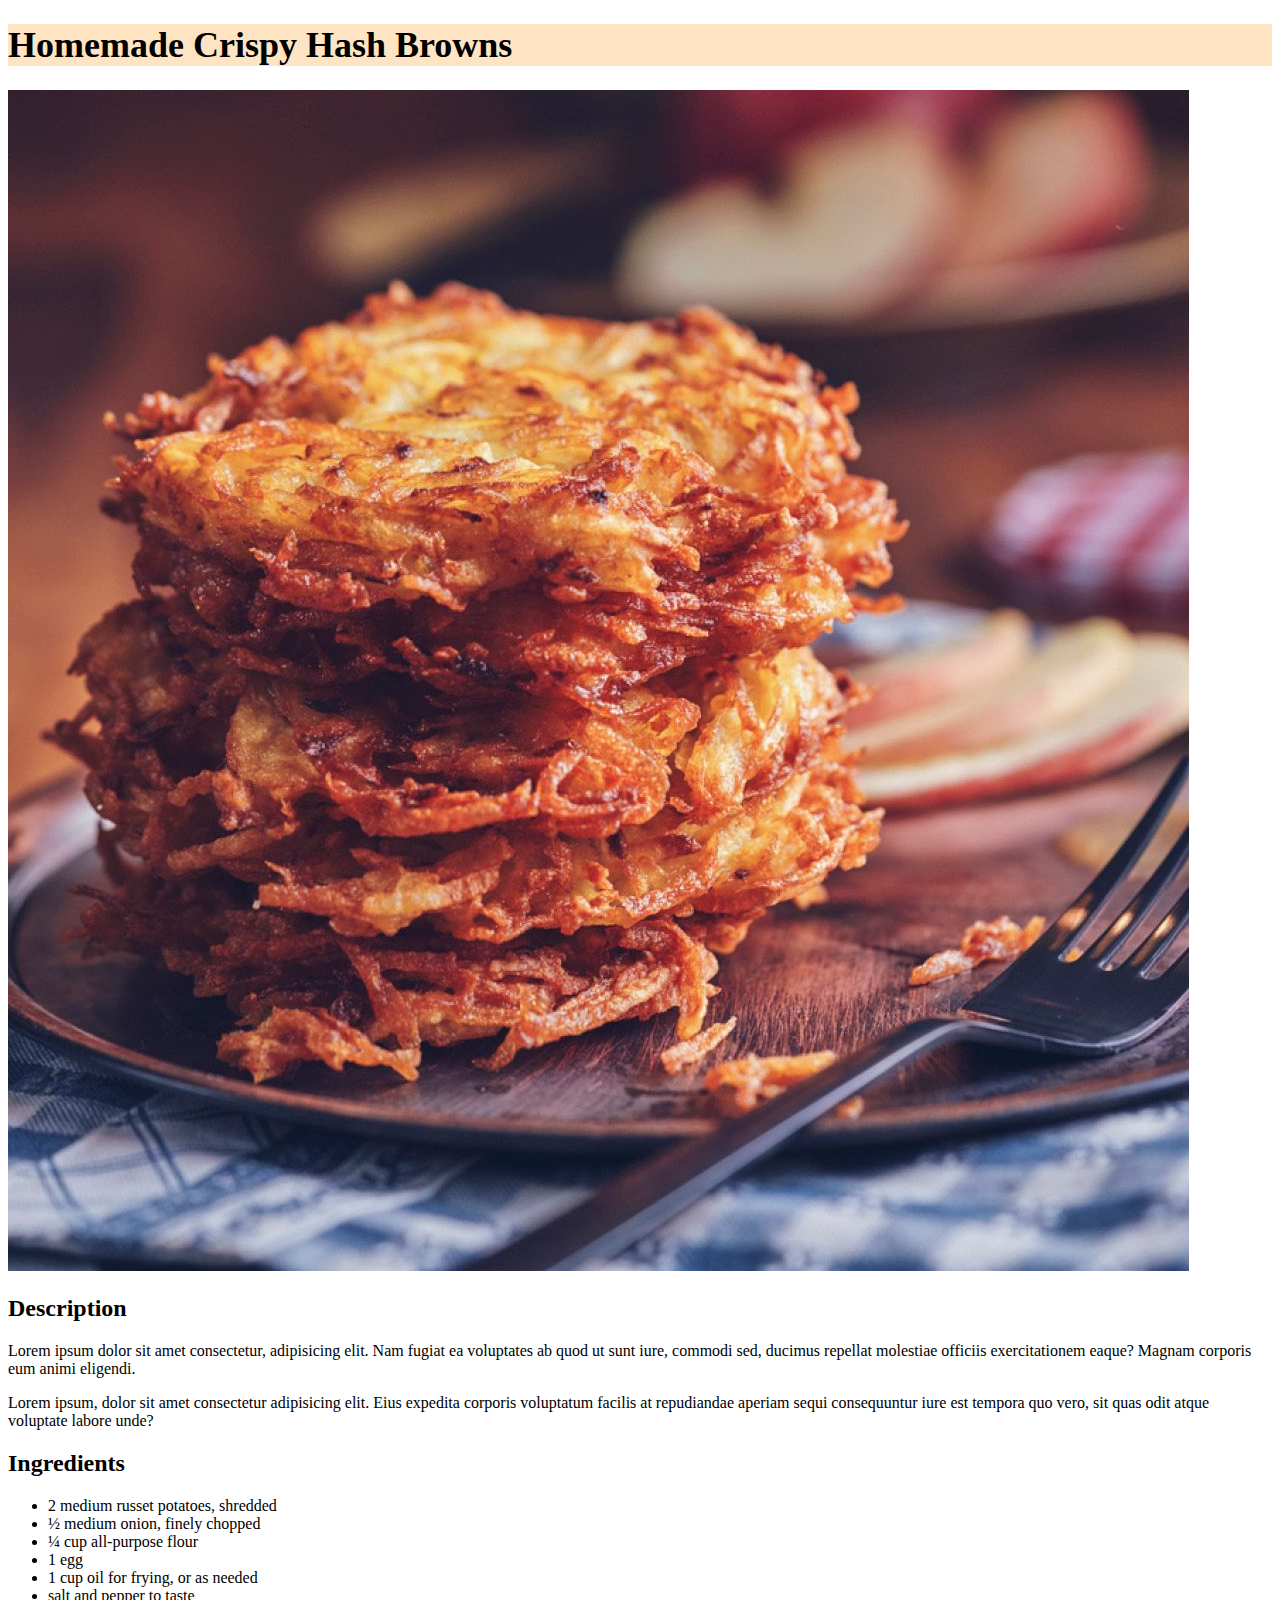
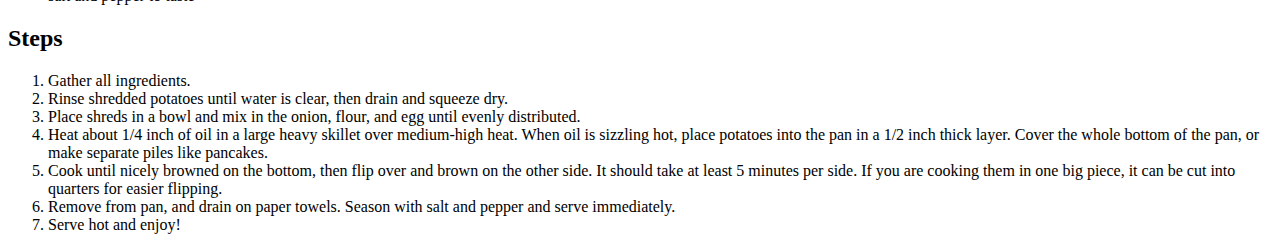
<file: recipes/Homemade-Crispy-Hash-Browns.html>
<!DOCTYPE html>
<html lang="en">
<head>
    <meta charset="UTF-8">
    <meta name="viewport" content="width=device-width, initial-scale=1.0">
    <title>Homemade Crispy Hash Browns</title>
    <link rel="stylesheet" href="../style.css">
</head>
<body>
    <h1 class="foodtitle">Homemade Crispy Hash Browns</h1>

    <img  src="../img/hash-browns.jpg" alt="Hash Browns">

    <h2>Description</h2>

    <p>Lorem ipsum dolor sit amet consectetur, adipisicing elit. Nam fugiat ea voluptates ab quod ut sunt iure, commodi sed, ducimus repellat molestiae officiis exercitationem eaque? Magnam corporis eum animi eligendi.</p>
    <p>Lorem ipsum, dolor sit amet consectetur adipisicing elit. Eius expedita corporis voluptatum facilis at repudiandae aperiam sequi consequuntur iure est tempora quo vero, sit quas odit atque voluptate labore unde?</p>

    <h2>Ingredients</h2>

    <ul>
        <li>2 medium russet potatoes, shredded</li>
        <li>½ medium onion, finely chopped</li>
        <li>¼ cup all-purpose flour</li>
        <li>1 egg</li>
        <li>1 cup oil for frying, or as needed</li>
        <li>salt and pepper to taste</li>
    </ul>

    <h2>Steps</h2>

    <ol>
        <li>Gather all ingredients.</li>
        <li>Rinse shredded potatoes until water is clear, then drain and squeeze dry.</li>
        <li>Place shreds in a bowl and mix in the onion, flour, and egg until evenly distributed.</li>
        <li>Heat about 1/4 inch of oil in a large heavy skillet over medium-high heat. When oil is sizzling hot, place potatoes into the pan in a 1/2 inch thick layer. Cover the whole bottom of the pan, or make separate piles like pancakes.</li>
        <li>Cook until nicely browned on the bottom, then flip over and brown on the other side. It should take at least 5 minutes per side. If you are cooking them in one big piece, it can be cut into quarters for easier flipping.</li>
        <li>Remove from pan, and drain on paper towels. Season with salt and pepper and serve immediately.</li>
        <li>Serve hot and enjoy!</li>
       
    </ol>
</body>
</html>
</file>
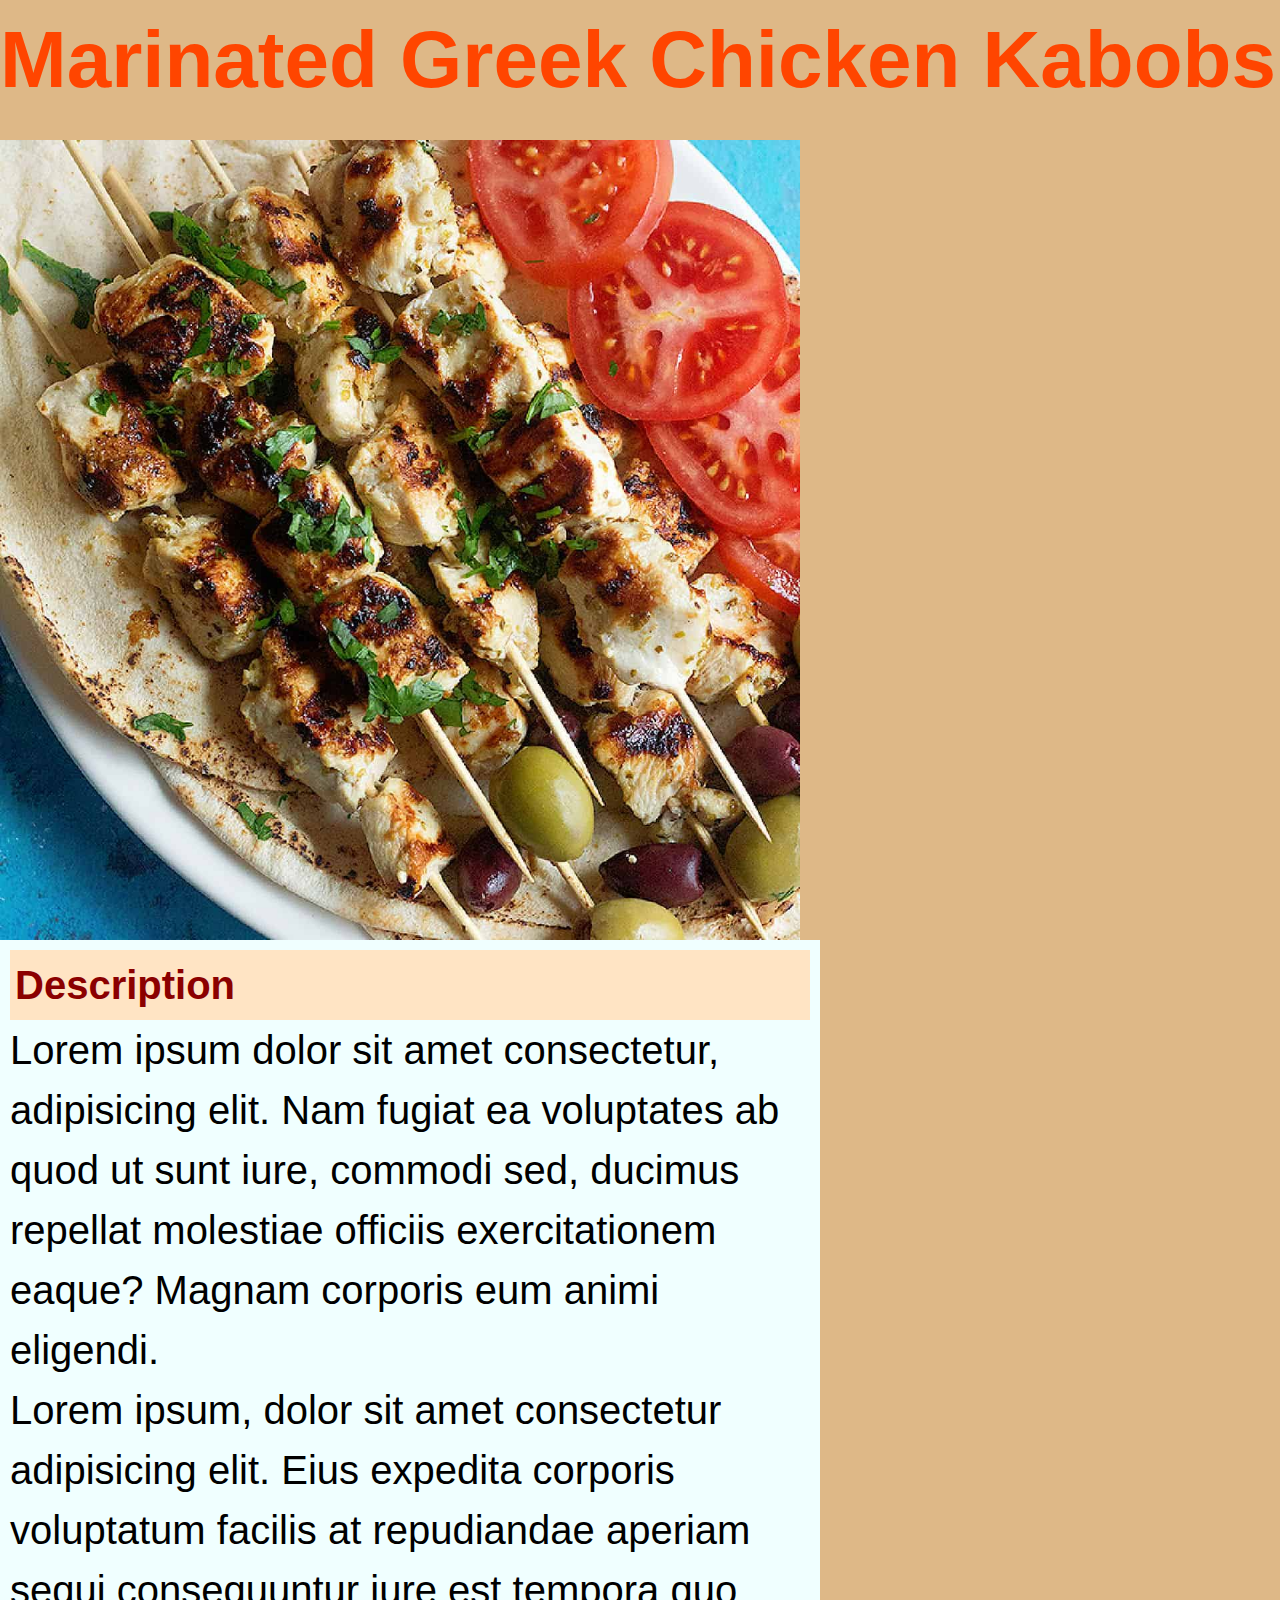
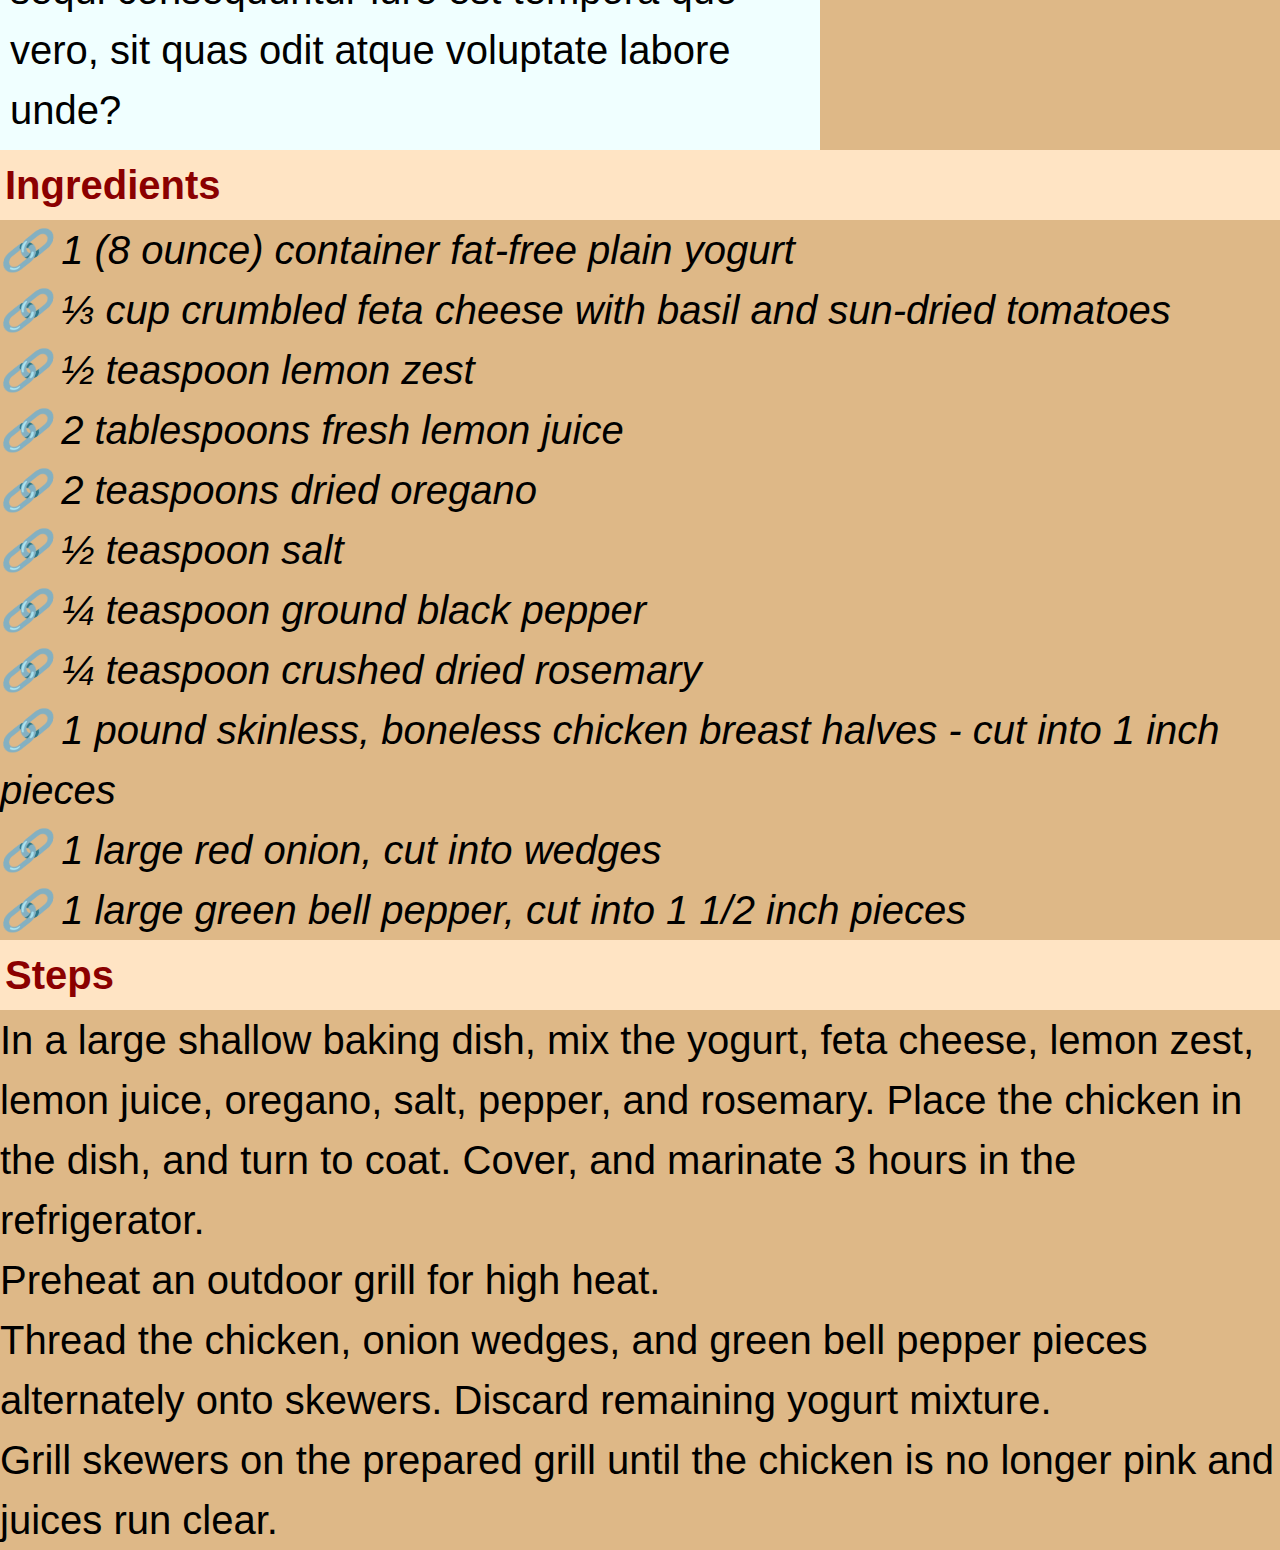
<file: recipes/Marinated-Greek-Chicken-Kabobs.html>
<!DOCTYPE html>
<html lang="en">
<head>
    <meta charset="UTF-8">
    <meta name="viewport" content="width=device-width, initial-scale=1.0">
    <title>Marinated Greek Chicken Kabobs</title>
    <link rel="stylesheet" href="../souvlaki-style.css">
</head>
<body>
    <h1 class="foodtitle">Marinated Greek Chicken Kabobs</h1>

    <img src="../img/souvlaki.jpg" alt="Souvlaki">

    <section class="descriptions">

        <h2>Description</h2>

        <div class="columns">
            <article class="para"><p>Lorem ipsum dolor sit amet consectetur, adipisicing elit. Nam fugiat ea voluptates ab quod ut sunt iure, commodi sed, ducimus repellat molestiae officiis exercitationem eaque? Magnam corporis eum animi eligendi.</p></article>
            <article class="para"><p>Lorem ipsum, dolor sit amet consectetur adipisicing elit. Eius expedita corporis voluptatum facilis at repudiandae aperiam sequi consequuntur iure est tempora quo vero, sit quas odit atque voluptate labore unde?</p></article>
        </div>

    </section>        

    <h2>Ingredients</h2>
    <ul class="ingredients">
        <li>1 (8 ounce) container fat-free plain yogurt</li>
        <li>⅓ cup crumbled feta cheese with basil and sun-dried tomatoes</li>
        <li>½ teaspoon lemon zest</li>
        <li>2 tablespoons fresh lemon juice</li>
        <li>2 teaspoons dried oregano</li>
        <li>½ teaspoon salt</li>
        <li>¼ teaspoon ground black pepper</li>
        <li>¼ teaspoon crushed dried rosemary</li>
        <li>1 pound skinless, boneless chicken breast halves - cut into 1 inch pieces</li>
        <li>1 large red onion, cut into wedges</li>
        <li>1 large green bell pepper, cut into 1 1/2 inch pieces</li>
    </ul>

    <h2>Steps</h2>
    <ol class="steps">
        <li><p>In a large shallow baking dish, mix the yogurt, feta cheese, lemon zest, lemon juice, oregano, salt, pepper, and rosemary. Place the chicken in the dish, and turn to coat. Cover, and marinate 3 hours in the refrigerator.</p></li>
        <li>Preheat an outdoor grill for high heat.</li>
        <li>Thread the chicken, onion wedges, and green bell pepper pieces alternately onto skewers. Discard remaining yogurt mixture.</li>
        <li>Grill skewers on the prepared grill until the chicken is no longer pink and juices run clear.</li>
    </ol>
</body>
</html>
</file>
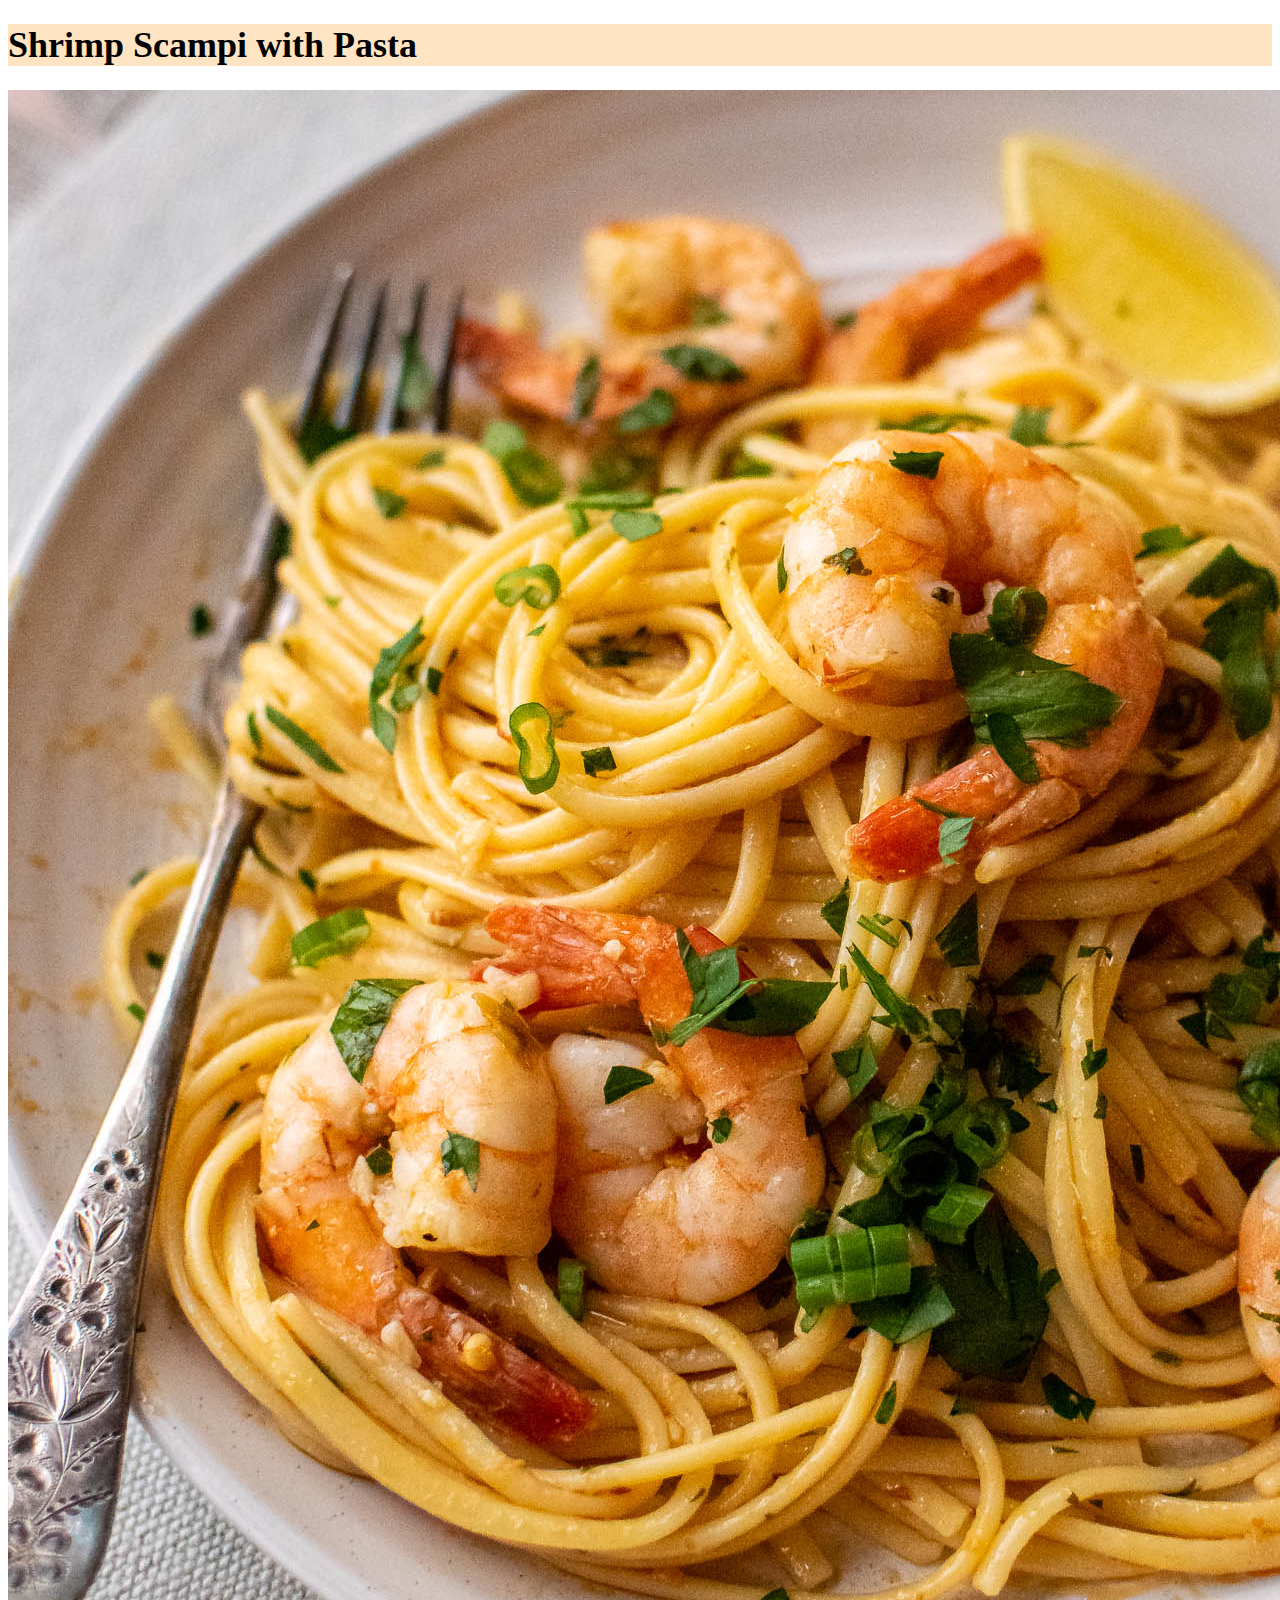
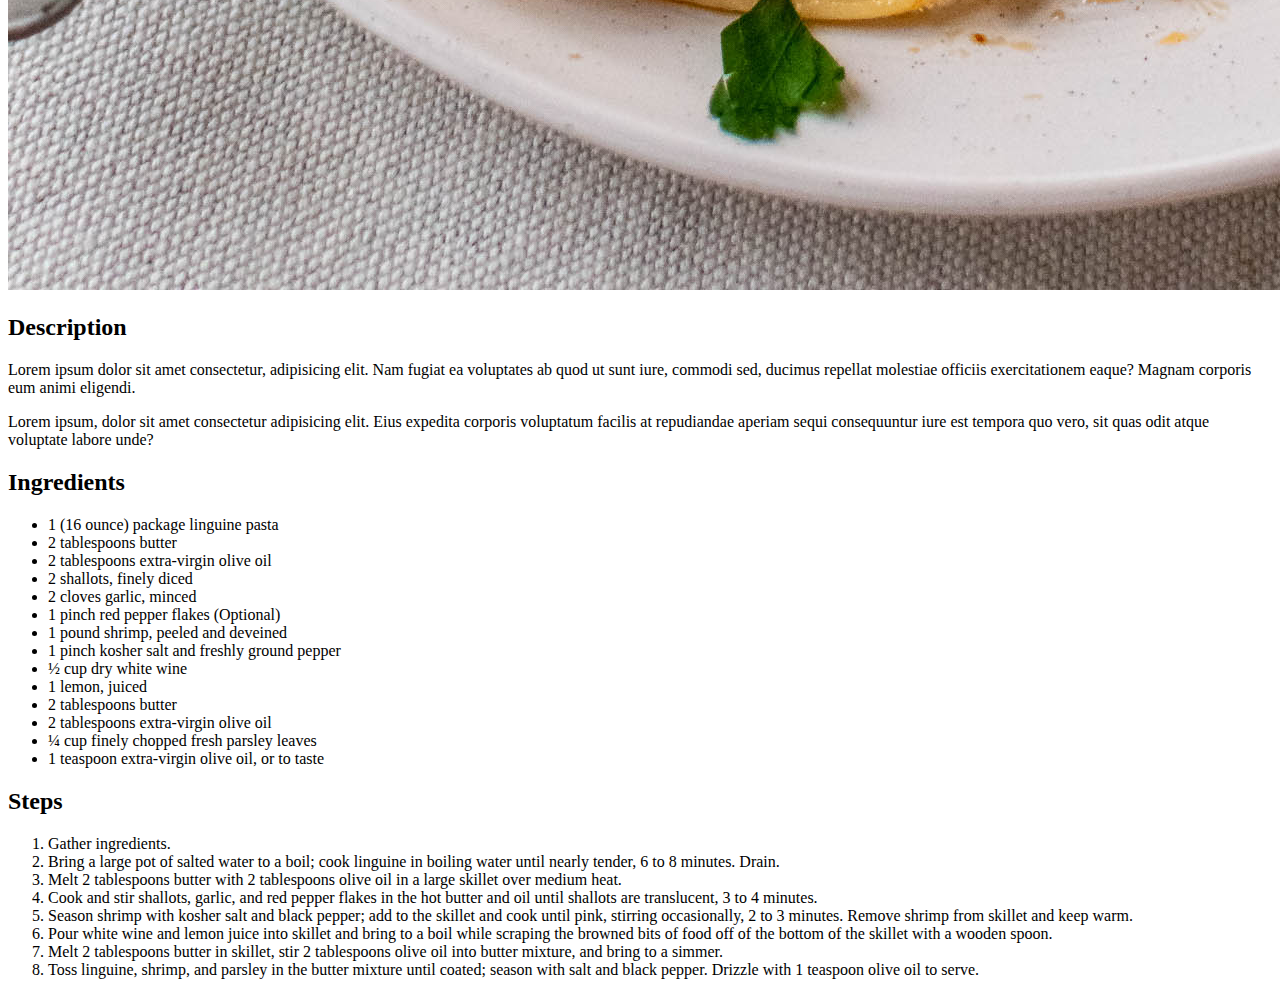
<file: recipes/Shrimp-Scampi-with-Pasta.html>
<!DOCTYPE html>
<html lang="en">
<head>
    <meta charset="UTF-8">
    <meta name="viewport" content="width=device-width, initial-scale=1.0">
    <title>Shrimp Scampi with Pasta</title>
    <link rel="stylesheet" href="../style.css">
</head>
<body>
    <h1 class="foodtitle">Shrimp Scampi with Pasta</h1>

    <img src="../img/Shrimp-Scampi.jpg" alt="Shrimp Scampi with Pasta">

    <h2>Description</h2>

    <p>Lorem ipsum dolor sit amet consectetur, adipisicing elit. Nam fugiat ea voluptates ab quod ut sunt iure, commodi sed, ducimus repellat molestiae officiis exercitationem eaque? Magnam corporis eum animi eligendi.</p>
    <p>Lorem ipsum, dolor sit amet consectetur adipisicing elit. Eius expedita corporis voluptatum facilis at repudiandae aperiam sequi consequuntur iure est tempora quo vero, sit quas odit atque voluptate labore unde?</p>

    <h2>Ingredients</h2>

    <ul>
        <li>1 (16 ounce) package linguine pasta</li>
        <li>2 tablespoons butter</li>
        <li>2 tablespoons extra-virgin olive oil</li>
        <li>2 shallots, finely diced</li>
        <li>2 cloves garlic, minced</li>
        <li>1 pinch red pepper flakes (Optional)</li>
        <li>1 pound shrimp, peeled and deveined</li>
        <li>1 pinch kosher salt and freshly ground pepper</li>
        <li>½ cup dry white wine</li>
        <li>1 lemon, juiced</li>
        <li>2 tablespoons butter</li>
        <li>2 tablespoons extra-virgin olive oil</li>
        <li>¼ cup finely chopped fresh parsley leaves</li>
        <li>1 teaspoon extra-virgin olive oil, or to taste</li>
    </ul>

    <h2>Steps</h2>

    <ol>
        <li>Gather ingredients.</li>
        <li>Bring a large pot of salted water to a boil; cook linguine in boiling water until nearly tender, 6 to 8 minutes. Drain.</li>
        <li>Melt 2 tablespoons butter with 2 tablespoons olive oil in a large skillet over medium heat.</li>
        <li>Cook and stir shallots, garlic, and red pepper flakes in the hot butter and oil until shallots are translucent, 3 to 4 minutes.</li>
        <li>Season shrimp with kosher salt and black pepper; add to the skillet and cook until pink, stirring occasionally, 2 to 3 minutes. Remove shrimp from skillet and keep warm.</li>
        <li>Pour white wine and lemon juice into skillet and bring to a boil while scraping the browned bits of food off of the bottom of the skillet with a wooden spoon.</li>
        <li>Melt 2 tablespoons butter in skillet, stir 2 tablespoons olive oil into butter mixture, and bring to a simmer.</li>
        <li>Toss linguine, shrimp, and parsley in the butter mixture until coated; season with salt and black pepper. Drizzle with 1 teaspoon olive oil to serve.</li>
    </ol>
</body>
</html>
</file>
<file: style.css>
.title {
    background-color: midnightblue;
    color: whitesmoke;
    font-family: Impact, Haettenschweiler, 'Arial Narrow Bold', sans-serif;
    font-size: 30px;
    font-weight: bold;
    text-align: center;
}

header {
    border: 0.5rem solid saddlebrown;
}

.nav-list {
    display: flex;
    flex-wrap: wrap;
    gap: 1rem;

    margin: 0;
    padding: 0;
    list-style: none;
}

.nav-list li {
   /* flex-grow: 1;
    flex-shrink: 1; */
}

.foodtitle {
    background-color: bisque;
    font-size: 36px;
}

.columns {
    display: flex;
    gap: 2rem;
    width: 800px;
    border: 10px solid firebrick;
}

.descriptions {
    padding: 1rem;
    background: green;
}

.columns > * {
    flex: 1;
}
</file>
<file: souvlaki-style.css>
html {
    box-sizing: border-box;
}

*, *::before, *::after {
    margin: 0;
    padding: 0;
    font-size: 40px;
    line-height: 1.5;
}

body {
    font-family: Arial, Helvetica, sans-serif;
    background-color:burlywood;
}

h2 {
    color: darkred;
    font-size: 1em;
    font-weight: bold;
    background-color: bisque;
    padding: 5px;
    
}

.foodtitle {
    font-size: 2em;
    margin-bottom: 20px;
    color: orangered;
}

img {
    width: 800px;
    display: inline-block;
    vertical-align: top;
    
}

.descriptions {
    font-size: 1em;
    background-color: azure;
    display: inline-block;
    vertical-align: top;
    width: 800px;
    margin: 0 auto;
    padding: 10px;
}

.ingredients {
    font-family: 'Lucida Sans', 'Lucida Sans Regular', 'Lucida Grande', 'Lucida Sans Unicode', Geneva, Verdana, sans-serif;
    font-style: italic;
}

.ingredients li::before {
    content: "🔗  ";
    color: purple;
}
</file>
